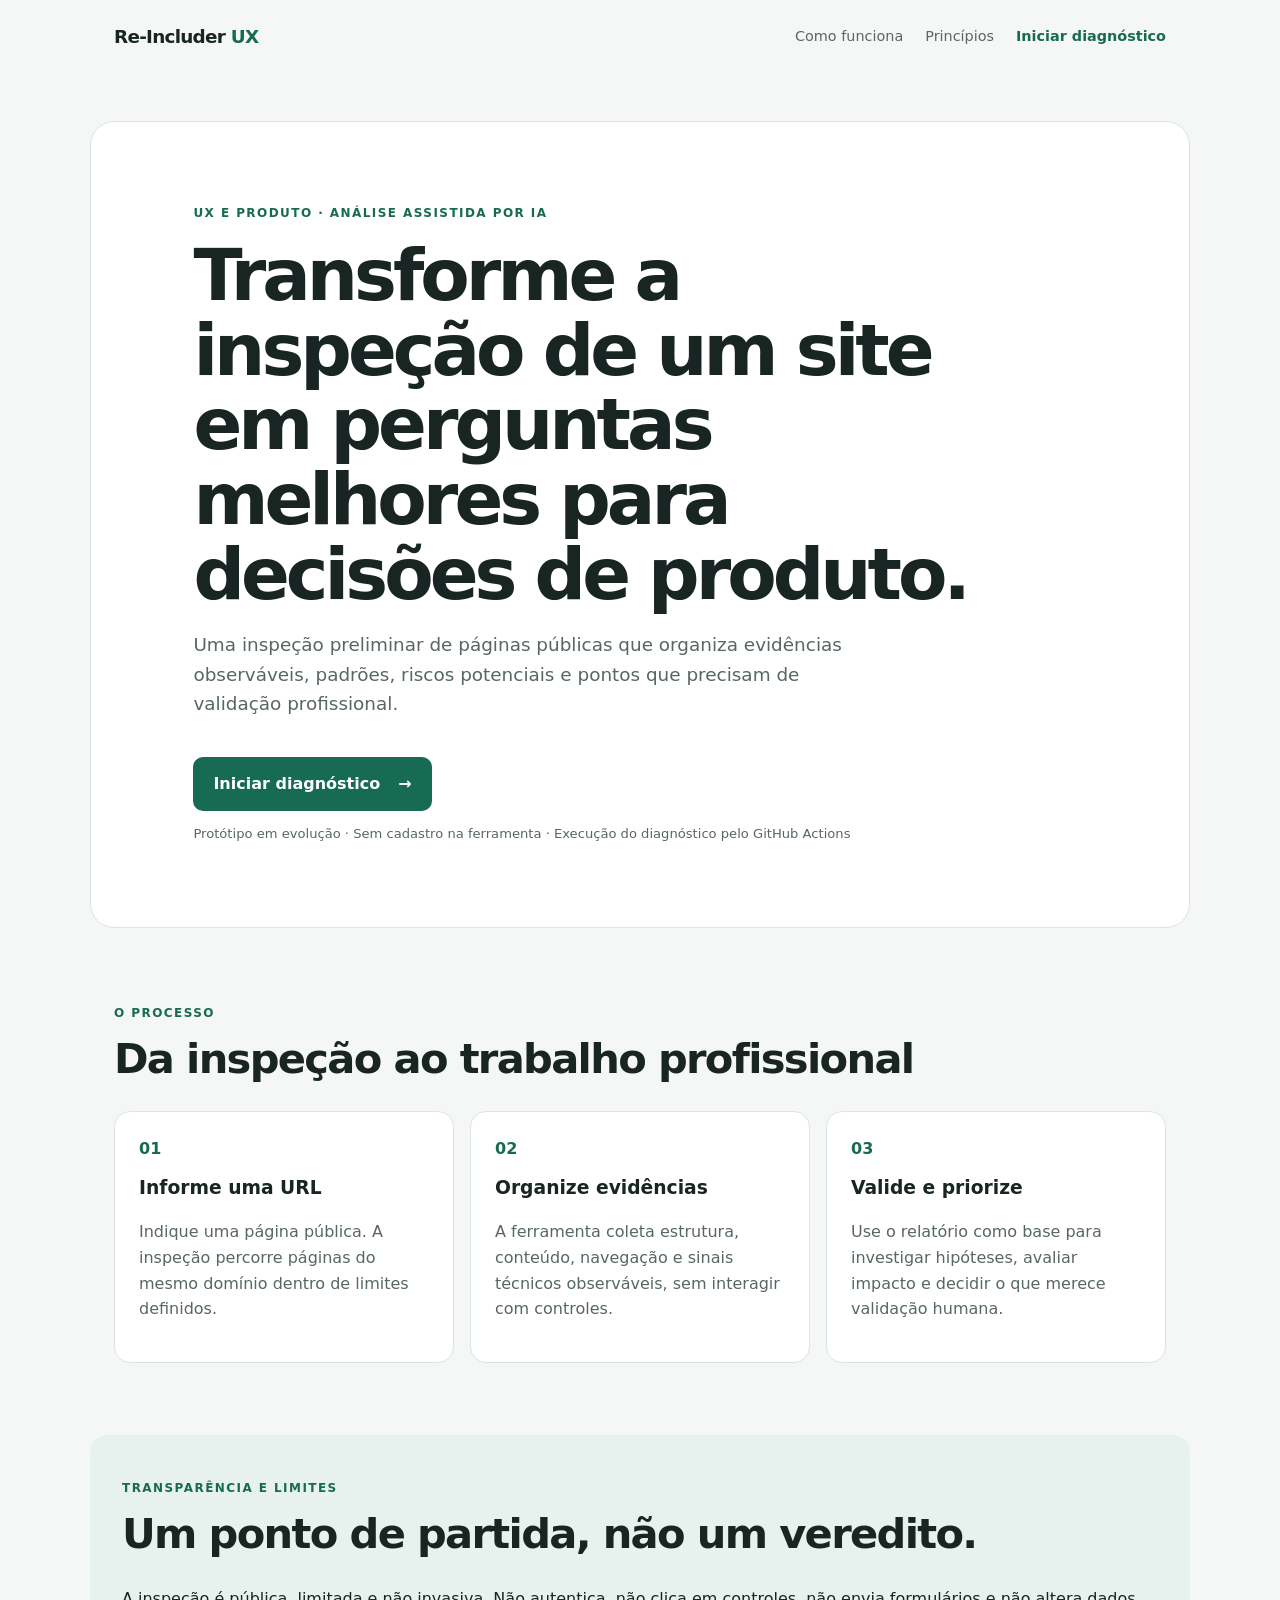
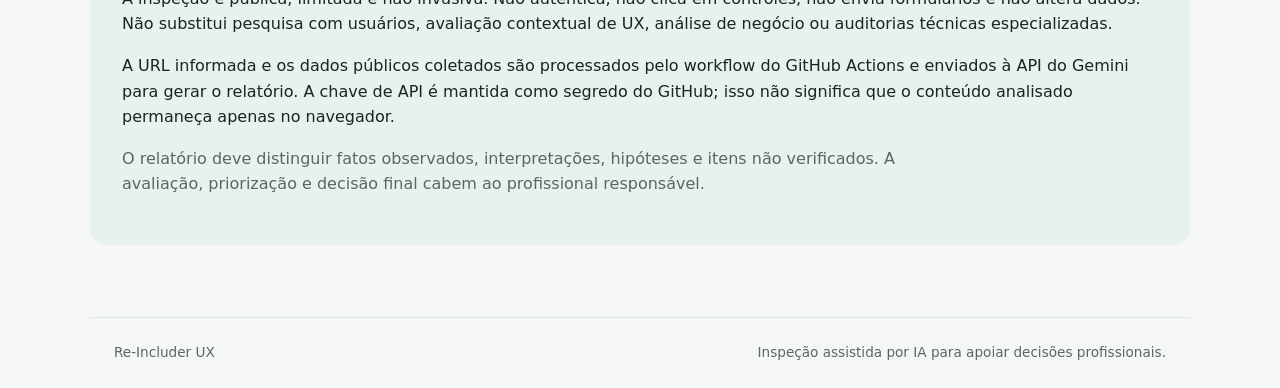
<file: index.html>
<!doctype html>
<html lang="pt-BR">
<head>
  <meta charset="utf-8">
  <meta name="viewport" content="width=device-width, initial-scale=1">
  <meta name="description" content="Inspeção preliminar, limitada e não invasiva de sites públicos para apoiar decisões de UX e produto.">
  <meta name="theme-color" content="#f5f7f6">
  <title>Re-Includer UX — Diagnóstico de produto</title>
  <link rel="stylesheet" href="site/styles.css">
</head>
<body>
  <a class="skip-link" href="#main-content">Pular para o conteúdo</a>
  <header class="topbar">
    <a class="brand" href="./" aria-label="Re-Includer UX — início">Re-Includer <span>UX</span></a>
    <nav aria-label="Navegação principal">
      <a href="#como-funciona">Como funciona</a>
      <a href="#principios">Princípios</a>
      <a class="nav-cta" href="tools/ux-audit-lite/">Iniciar diagnóstico</a>
    </nav>
  </header>
  <main id="main-content">
    <section class="hero">
      <p class="eyebrow">UX e produto · análise assistida por IA</p>
      <h1>Transforme a inspeção de um site em perguntas melhores para decisões de produto.</h1>
      <p class="intro">Uma inspeção preliminar de páginas públicas que organiza evidências observáveis, padrões, riscos potenciais e pontos que precisam de validação profissional.</p>
      <a class="button" href="tools/ux-audit-lite/">Iniciar diagnóstico <span aria-hidden="true">→</span></a>
      <p class="micro">Protótipo em evolução · Sem cadastro na ferramenta · Execução do diagnóstico pelo GitHub Actions</p>
    </section>
    <section class="section" id="como-funciona">
      <p class="eyebrow">O processo</p>
      <h2>Da inspeção ao trabalho profissional</h2>
      <div class="steps">
        <article><span>01</span><h3>Informe uma URL</h3><p>Indique uma página pública. A inspeção percorre páginas do mesmo domínio dentro de limites definidos.</p></article>
        <article><span>02</span><h3>Organize evidências</h3><p>A ferramenta coleta estrutura, conteúdo, navegação e sinais técnicos observáveis, sem interagir com controles.</p></article>
        <article><span>03</span><h3>Valide e priorize</h3><p>Use o relatório como base para investigar hipóteses, avaliar impacto e decidir o que merece validação humana.</p></article>
      </div>
    </section>
    <section class="section principles" id="principios">
      <p class="eyebrow">Transparência e limites</p>
      <h2>Um ponto de partida, não um veredito.</h2>
      <p>A inspeção é pública, limitada e não invasiva. Não autentica, não clica em controles, não envia formulários e não altera dados. Não substitui pesquisa com usuários, avaliação contextual de UX, análise de negócio ou auditorias técnicas especializadas.</p>
      <p>A URL informada e os dados públicos coletados são processados pelo workflow do GitHub Actions e enviados à API do Gemini para gerar o relatório. A chave de API é mantida como segredo do GitHub; isso não significa que o conteúdo analisado permaneça apenas no navegador.</p>
      <p>O relatório deve distinguir fatos observados, interpretações, hipóteses e itens não verificados. A avaliação, priorização e decisão final cabem ao profissional responsável.</p>
    </section>
  </main>
  <footer><span>Re-Includer UX</span><span>Inspeção assistida por IA para apoiar decisões profissionais.</span></footer>
</body>
</html>
</file>
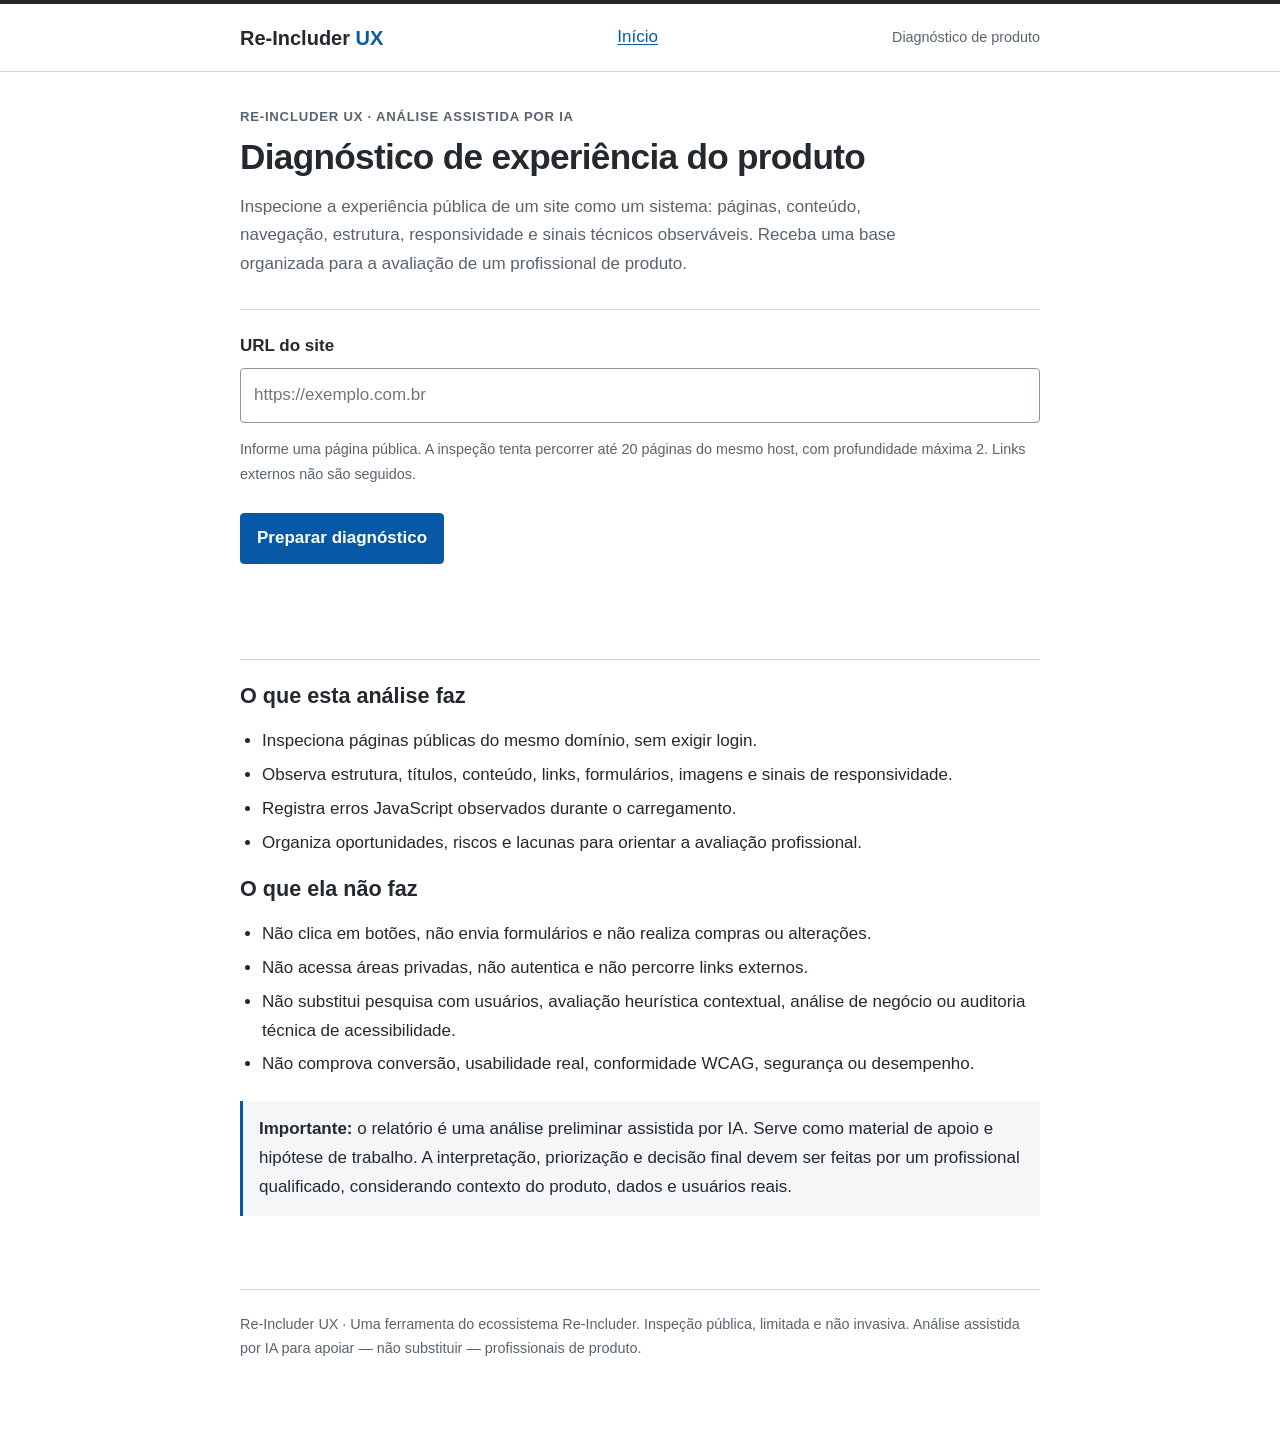
<file: tools/ux-audit-lite/index.html>
<!doctype html>
<html lang="pt-BR"><head><meta charset="utf-8"><meta name="viewport" content="width=device-width,initial-scale=1">
<meta name="description" content="Diagnóstico preliminar não invasivo de UX e produto de um site público, para apoiar avaliação profissional.">
<title>Diagnóstico de produto — Re-Includer UX</title><link rel="stylesheet" href="styles.css"><script src="app.js" defer></script></head>
<body><a class="skip-link" href="#main-content">Pular para o conteúdo</a>
<header class="header"><a href="../../" class="brand">Re-Includer <span>UX</span></a><nav aria-label="Navegação principal"><a href="../../">Início</a></nav><span class="header-label">Diagnóstico de produto</span></header>
<main class="wrap" id="main-content">
<section class="intro"><p class="eyebrow">Re-Includer UX · Análise assistida por IA</p><h1>Diagnóstico de experiência do produto</h1>
<p>Inspecione a experiência pública de um site como um sistema: páginas, conteúdo, navegação, estrutura, responsividade e sinais técnicos observáveis. Receba uma base organizada para a avaliação de um profissional de produto.</p></section>
<section class="panel"><form id="diagnostic-form" novalidate><label for="page-url">URL do site</label>
<input id="page-url" name="page-url" type="url" inputmode="url" autocomplete="url" aria-describedby="url-hint status" placeholder="https://exemplo.com.br" required maxlength="2048">
<p class="hint" id="url-hint">Informe uma página pública. A inspeção tenta percorrer até 20 páginas do mesmo host, com profundidade máxima 2. Links externos não são seguidos.</p>
<button class="primary" type="submit" disabled>Carregando ferramenta…</button><p id="status" class="status" role="status" aria-live="polite"></p></form><noscript><p class="notice">Ative o JavaScript para preparar o diagnóstico. Nenhuma URL será enviada automaticamente.</p></noscript></section>
<section class="panel explanation"><h2>O que esta análise faz</h2><ul>
<li>Inspeciona páginas públicas do mesmo domínio, sem exigir login.</li><li>Observa estrutura, títulos, conteúdo, links, formulários, imagens e sinais de responsividade.</li><li>Registra erros JavaScript observados durante o carregamento.</li><li>Organiza oportunidades, riscos e lacunas para orientar a avaliação profissional.</li></ul>
<h2>O que ela não faz</h2><ul><li>Não clica em botões, não envia formulários e não realiza compras ou alterações.</li><li>Não acessa áreas privadas, não autentica e não percorre links externos.</li><li>Não substitui pesquisa com usuários, avaliação heurística contextual, análise de negócio ou auditoria técnica de acessibilidade.</li><li>Não comprova conversão, usabilidade real, conformidade WCAG, segurança ou desempenho.</li></ul>
<p class="notice"><strong>Importante:</strong> o relatório é uma análise preliminar assistida por IA. Serve como material de apoio e hipótese de trabalho. A interpretação, priorização e decisão final devem ser feitas por um profissional qualificado, considerando contexto do produto, dados e usuários reais.</p></section>
<section class="panel next-step" id="next-step" hidden><h2>Próxima etapa</h2><p>No GitHub Actions, inicie o workflow <strong>Consultor UX com Gemini</strong>, cole a URL do campo acima em <strong>page_url</strong> e execute.</p>
<a class="action-link" href="https://github.com/inforeincluder/re-includer-ux/actions/workflows/gemini-ux.yml" target="_blank" rel="noopener noreferrer">Abrir execução do diagnóstico no GitHub</a>
<p class="hint">O relatório aparece no resumo da execução (Summary). Esta etapa ainda é manual: você precisa tocar em Run workflow e confirmar a execução. A URL e os dados públicos coletados são processados no GitHub Actions e enviados à API do Gemini. Não use URLs com conteúdo confidencial, áreas privadas ou dados pessoais.</p></section>
<footer>Re-Includer UX · Uma ferramenta do ecossistema Re-Includer. Inspeção pública, limitada e não invasiva. Análise assistida por IA para apoiar — não substituir — profissionais de produto.</footer>
</main></body></html>
</file>
<file: site/styles.css>
:root{color-scheme:light;--ink:#182522;--muted:#586762;--line:#dce5e1;--paper:#f5f7f6;--white:#fff;--green:#176b52;--soft:#e7f1ed}*{box-sizing:border-box}html{scroll-behavior:smooth}body{margin:0;background:var(--paper);color:var(--ink);font:16px/1.6 system-ui,-apple-system,BlinkMacSystemFont,"Segoe UI",sans-serif}.topbar{max-width:1100px;margin:auto;padding:22px 24px;display:flex;align-items:center;justify-content:space-between;gap:20px}.brand{font-weight:800;font-size:1.15rem;color:var(--ink);text-decoration:none;letter-spacing:-.04em}.brand span{color:var(--green)}.skip-link{position:absolute;z-index:1000;top:-60px;left:12px;padding:10px 14px;background:#fff;color:var(--ink);border:2px solid var(--green);border-radius:6px}.skip-link:focus{top:12px} :focus-visible{outline:3px solid #b45309;outline-offset:3px}nav{display:flex;align-items:center;gap:22px}nav a{font-size:.9rem;color:var(--muted);text-decoration:none}nav a:hover{text-decoration:underline}.nav-cta{color:var(--green);font-weight:700}.hero{max-width:1100px;margin:48px auto 76px;padding:70px 8%;background:var(--white);border:1px solid var(--line);border-radius:24px}.eyebrow{text-transform:uppercase;letter-spacing:.12em;font-size:.75rem;font-weight:800;color:var(--green)}h1{max-width:780px;margin:14px 0 18px;font-size:clamp(2.4rem,6vw,4.5rem);line-height:1.04;letter-spacing:-.055em}.intro{max-width:650px;color:var(--muted);font-size:1.15rem}.button{display:inline-flex;gap:18px;align-items:center;margin-top:20px;padding:14px 20px;border-radius:10px;background:var(--green);color:white;text-decoration:none;font-weight:700}.button:hover{background:#10533f}.micro{font-size:.82rem;color:var(--muted);margin-top:12px}.section{max-width:1100px;margin:0 auto 72px;padding:0 24px}.section h2{font-size:clamp(1.8rem,4vw,2.6rem);line-height:1.15;letter-spacing:-.04em;margin:8px 0 28px}.steps{display:grid;grid-template-columns:repeat(3,1fr);gap:16px}.steps article{background:var(--white);padding:24px;border:1px solid var(--line);border-radius:16px}.steps article>span{color:var(--green);font-weight:800}.steps h3{margin:12px 0 4px}.steps p,.principles>p:last-child{color:var(--muted)}.principles{padding:32px;background:var(--soft);border-radius:18px}.principles>p:last-child{max-width:780px}footer{border-top:1px solid var(--line);padding:24px;display:flex;justify-content:space-between;gap:12px;color:var(--muted);font-size:.85rem;max-width:1100px;margin:auto}@media(max-width:700px){.topbar{align-items:flex-start;flex-direction:column}nav{flex-wrap:wrap;gap:12px 18px}.hero{margin:20px 14px 56px;padding:38px 24px}.steps{grid-template-columns:1fr}.section{margin-bottom:48px}footer{flex-direction:column}}@media(prefers-reduced-motion:reduce){html{scroll-behavior:auto}}
</file>
<file: tools/ux-audit-lite/styles.css>
:root{--bg:#fff;--surface:#f4f6f8;--text:#24292f;--muted:#59636e;--link:#0759a5;--border:#d0d7de;--focus:#b45309;--content:800px}
*{box-sizing:border-box}html{font-size:100%;-webkit-text-size-adjust:100%;scroll-behavior:smooth}
body{margin:0;min-width:320px;color:var(--text);background:var(--bg);font:17px/1.7 Arial,Helvetica,sans-serif}
a{color:var(--link);text-decoration:underline;text-underline-offset:2px}a:hover{text-decoration-thickness:2px}button,input{font:inherit}button{cursor:pointer}
.skip-link{position:absolute;z-index:2000;top:-60px;left:8px;padding:10px;color:var(--text);background:#fff;border:1px solid var(--border)}.skip-link:focus{top:8px}
.header{width:100%;min-height:72px;padding:0 max(20px,calc((100% - var(--content))/2));display:flex;align-items:center;justify-content:space-between;gap:16px;border-top:4px solid var(--text);border-bottom:1px solid var(--border)}
.brand{color:var(--text);font-size:20px;font-weight:700;line-height:1.3;text-decoration:none}.brand span{color:var(--link)}.header-label{color:var(--muted);font-size:.9rem}
.wrap{width:calc(100% - 40px);max-width:var(--content);margin:0 auto;padding:34px 0 48px}.intro{margin:0 0 30px}
.eyebrow{margin:0 0 8px;color:var(--muted);font-size:.82rem;font-weight:700;letter-spacing:.06em;text-transform:uppercase}
h1{margin:0 0 14px;font-size:2.2rem;line-height:1.2;letter-spacing:-.02em;overflow-wrap:anywhere}h2{margin:0 0 12px;font-size:1.35rem;line-height:1.3}
.intro>p:last-child{max-width:70ch;margin:0;color:var(--muted)}.panel{margin:22px 0;padding:22px 0;border:0;border-top:1px solid var(--border);background:#fff}
label{display:block;margin:0 0 7px;font-weight:700}input{display:block;width:100%;padding:12px 13px;border:1px solid #8c959f;border-radius:4px;background:#fff;color:var(--text)}
.hint{color:var(--muted);font-size:.9rem}button{margin-top:12px;padding:10px 16px;border:1px solid var(--link);border-radius:4px;color:#fff;background:var(--link);font-weight:700}button:hover{background:#06477f}
.status{min-height:1.5em;color:var(--muted);font-size:.92rem}.explanation ul{padding-left:22px}.explanation li{margin:5px 0}
.notice{margin-top:22px;padding:14px 16px;border-left:3px solid var(--link);background:var(--surface)}
.next-step{padding:18px;border:1px solid var(--border);background:var(--surface)}.action-link{display:inline-block;margin:8px 0 12px;padding:10px 14px;border:1px solid var(--link);border-radius:4px;background:#fff;font-weight:700}
footer{margin-top:34px;padding:22px 0;border-top:1px solid var(--border);color:var(--muted);font-size:.9rem}
:focus{outline:3px solid var(--focus);outline-offset:3px}@supports selector(:focus-visible){:focus:not(:focus-visible){outline:none}:focus-visible{outline:3px solid var(--focus);outline-offset:3px}}
@media(max-width:600px){body{font-size:16px}.header{min-height:64px;padding:0 16px}.header-label{font-size:.82rem}.wrap{width:calc(100% - 32px);padding:24px 0 36px}h1{font-size:1.9rem}.panel{padding:18px 0}.next-step{padding:16px}.action-link{display:block;text-align:center}}
@media(prefers-reduced-motion:reduce){html{scroll-behavior:auto}}
</file>
